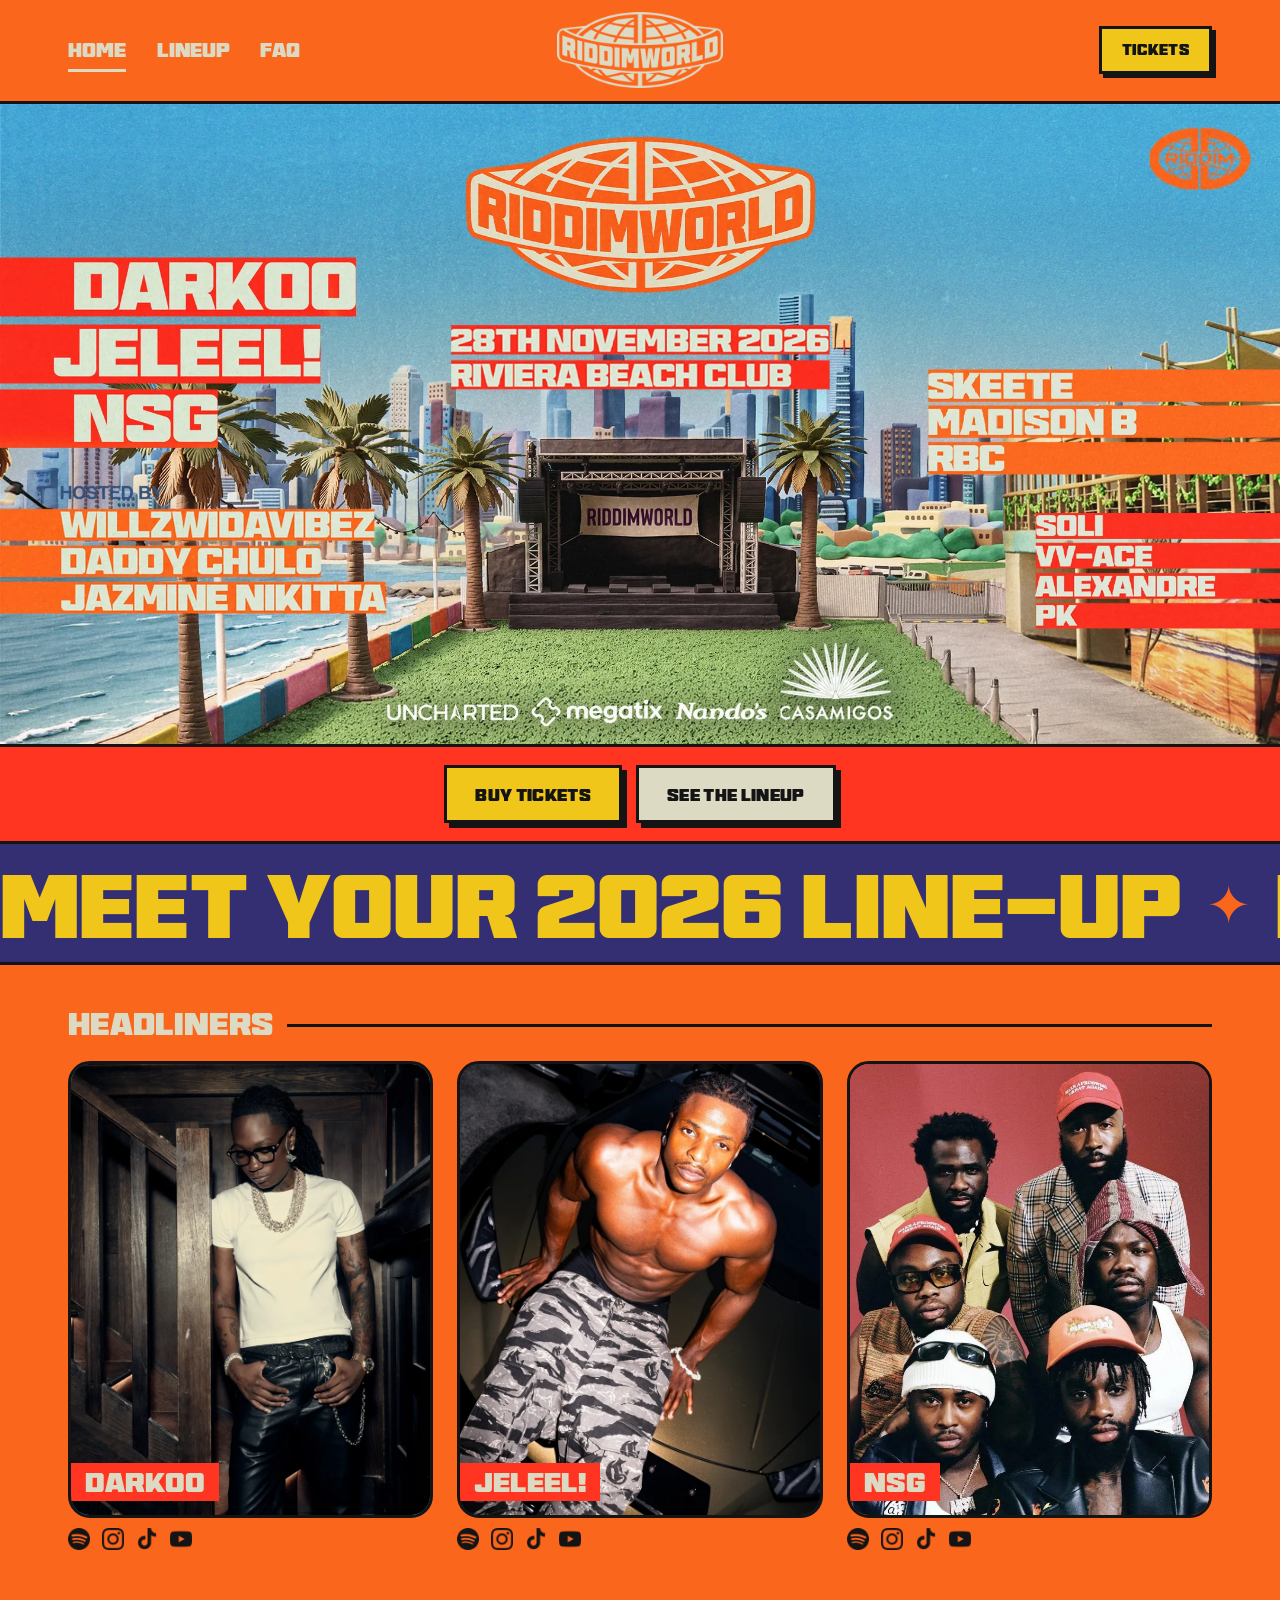
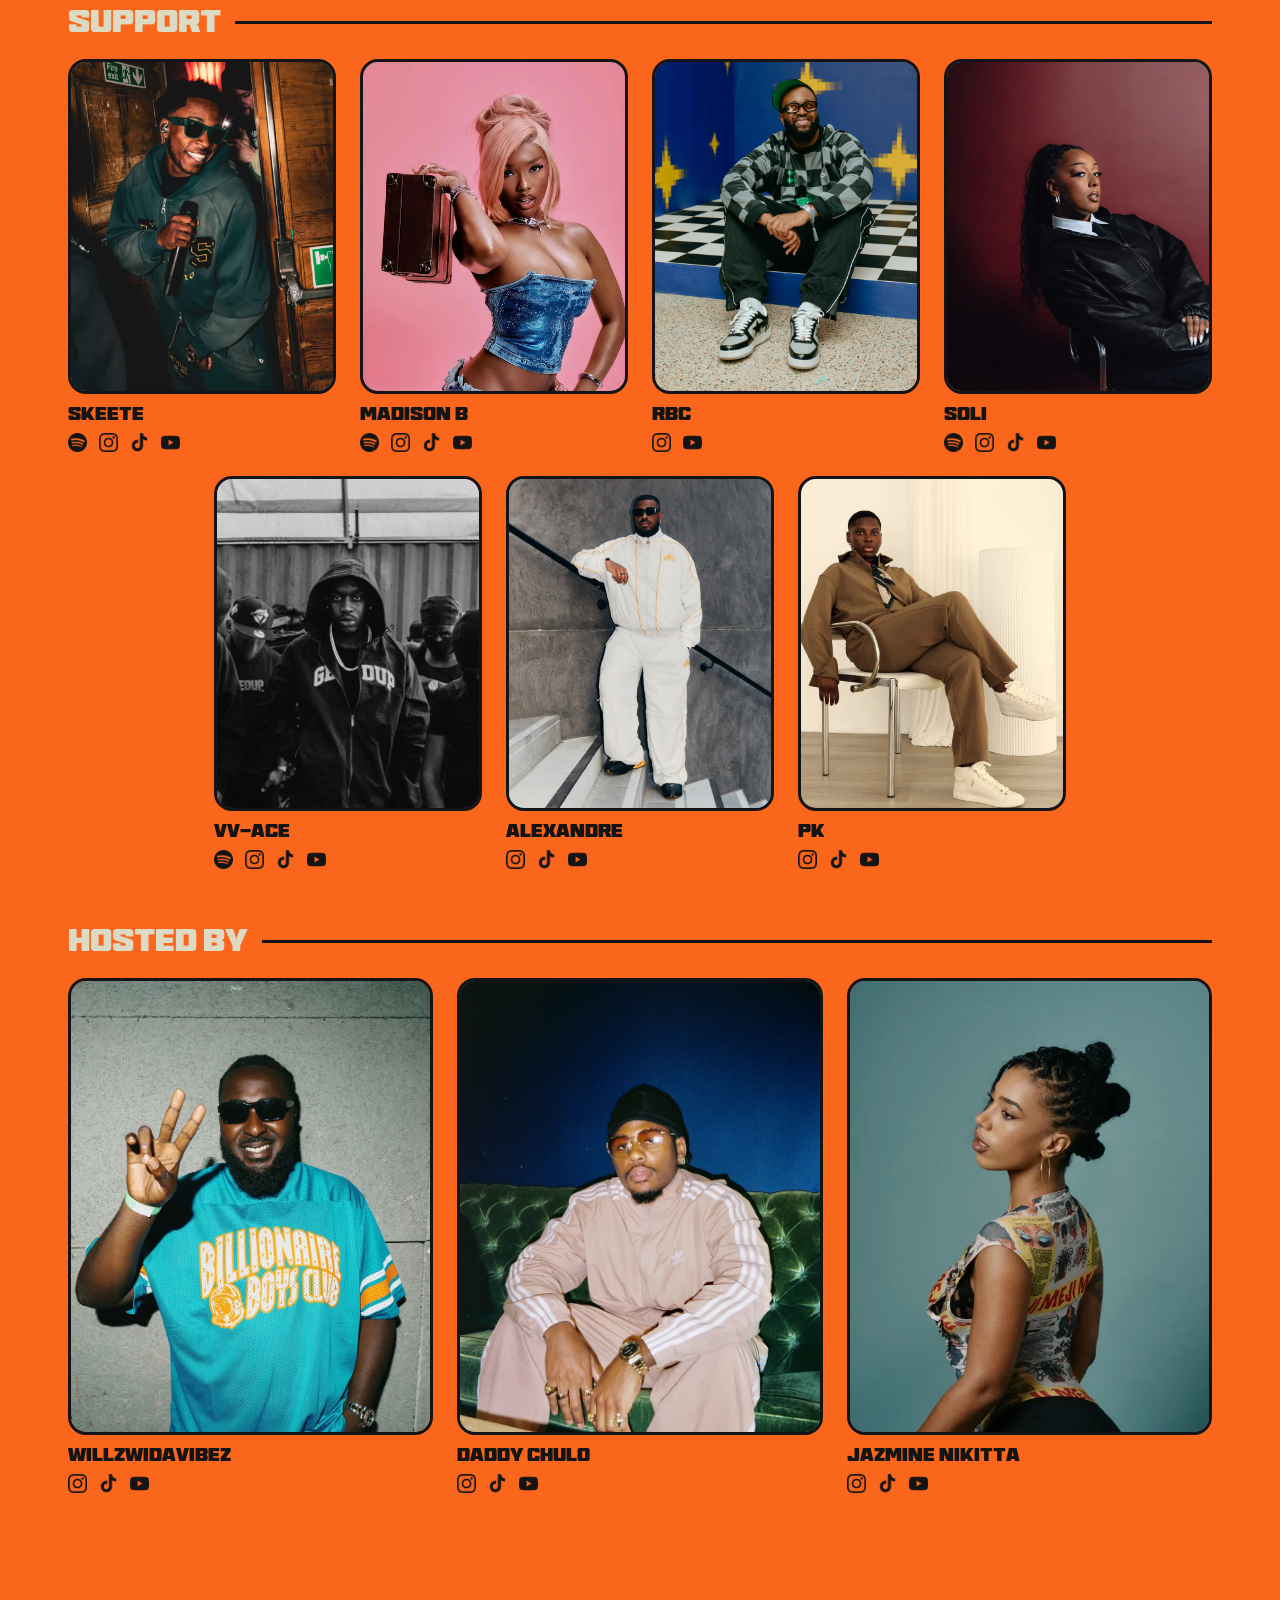
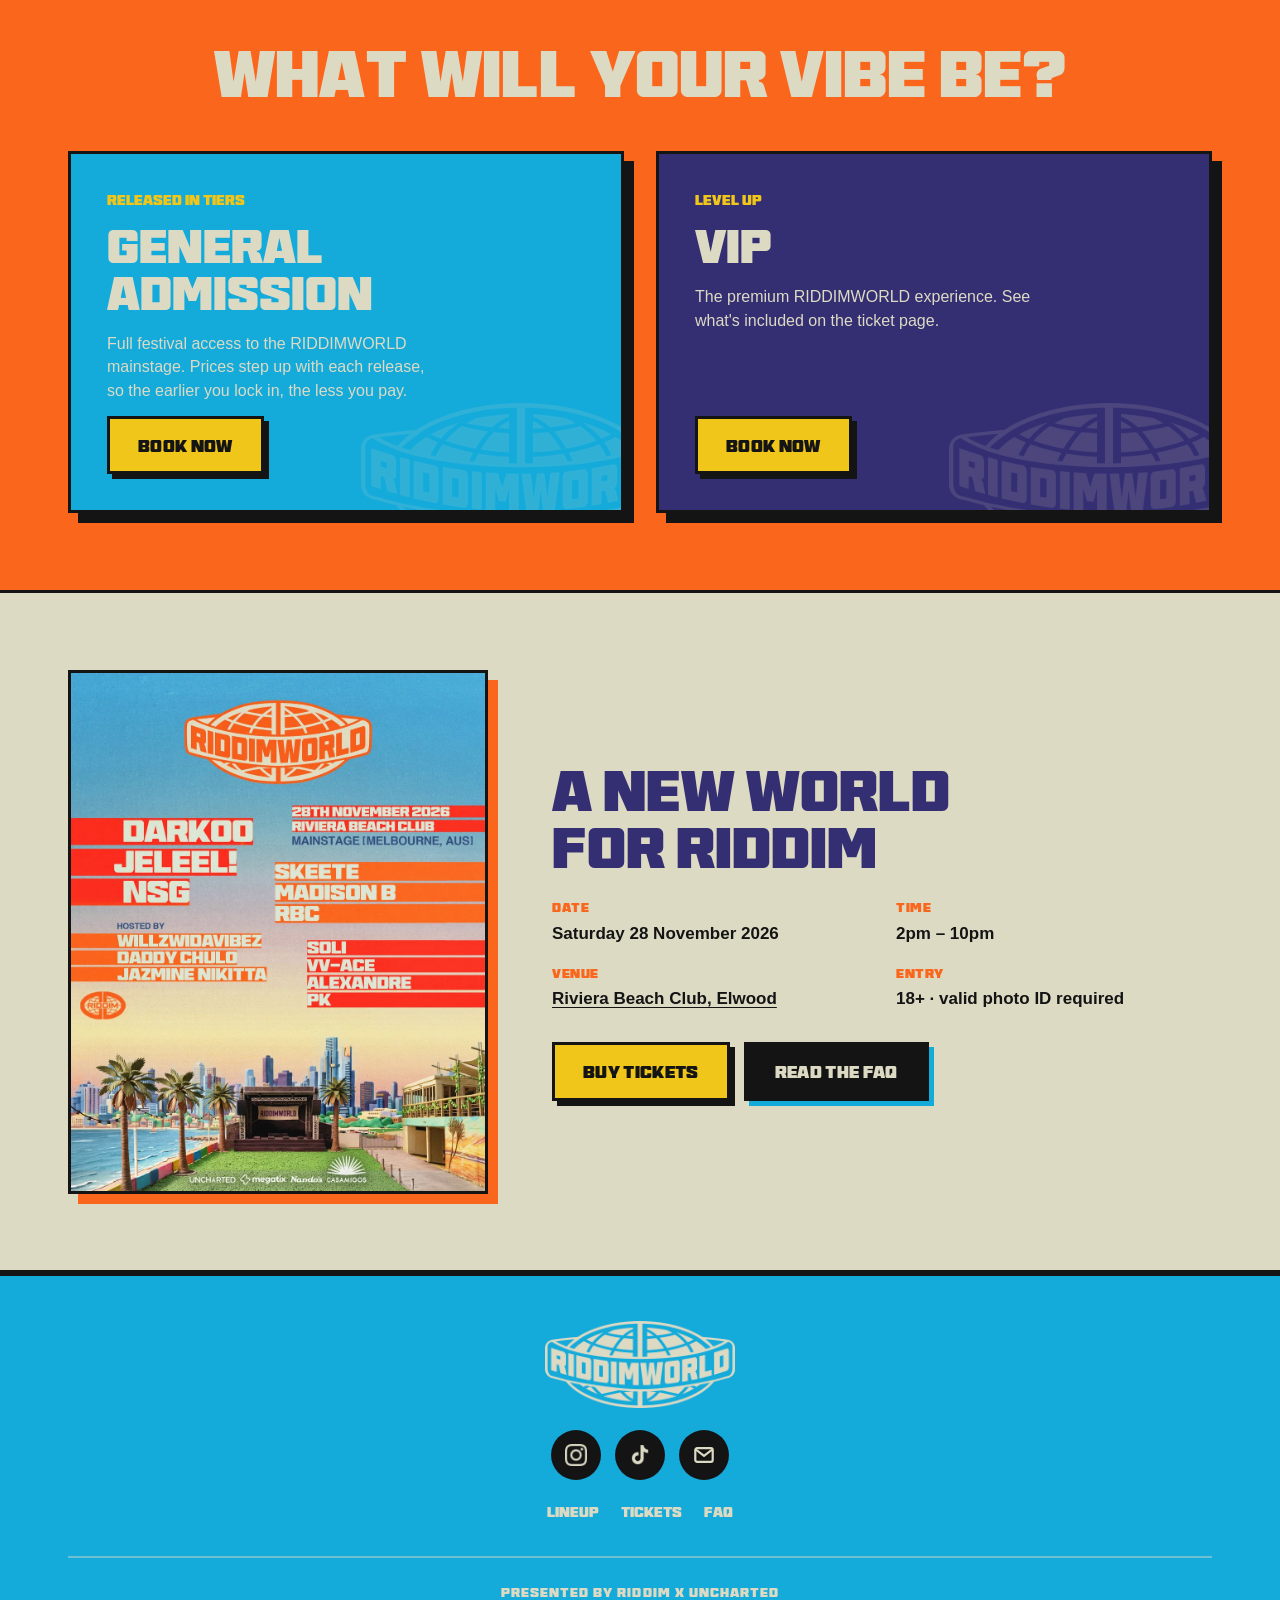
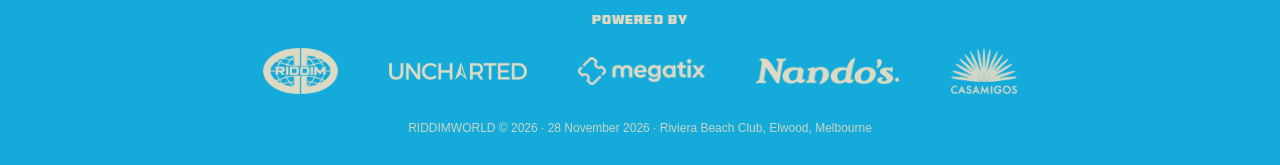
<file: index.html>
<!doctype html>
<html lang="en">
<head>
  <meta charset="utf-8">
  <meta name="viewport" content="width=device-width, initial-scale=1">
  <title>RIDDIMWORLD</title>
  <meta name="description" content="RIDDIMWORLD — the inaugural one-day festival from RIDDIM × Uncharted. Darkoo, Jeleel!, NSG and more. Saturday 28 November 2026, Riviera Beach Club, Melbourne.">
  <meta name="theme-color" content="#fb661d">
  <!-- Social share preview (absolute URLs — update if the site moves to its own domain) -->
  <meta property="og:type" content="website">
  <meta property="og:title" content="RIDDIMWORLD">
  <meta property="og:description" content="RIDDIMWORLD — the inaugural one-day festival from RIDDIM × Uncharted. Darkoo, Jeleel!, NSG and more. Saturday 28 November 2026, Riviera Beach Club, Melbourne.">
  <meta property="og:url" content="https://riddimworld.com.au/">
  <meta property="og:image" content="https://riddimworld.com.au/assets/og-image.jpg">
  <meta name="twitter:card" content="summary_large_image">
  <link rel="icon" type="image/png" href="assets/favicon.png">
  <link rel="apple-touch-icon" href="assets/apple-touch-icon.png">
  <link rel="preload" href="assets/fonts/BTBrikXL.woff" as="font" type="font/woff" crossorigin>
  <link rel="stylesheet" href="styles.css?v=faq3">
</head>
<body>

  <header class="site-header">
    <nav class="nav" aria-label="Main">
      <div class="nav-links">
        <a href="index.html" aria-current="page">Home</a>
        <a href="index.html#lineup">Lineup</a>
        <a href="faq.html">FAQ</a>
      </div>
      <a href="index.html" class="logo mask" aria-label="RIDDIMWORLD home"></a>
      <a href="tickets.html" class="btn nav-cta">Tickets</a>
    </nav>
  </header>

  <main>
    <!-- ===== HERO: landscape key art on desktop, portrait flyer on phones ===== -->
    <section id="home" class="hero">
      <picture>
        <source media="(max-width: 640px)" srcset="assets/flyer.webp">
        <img src="assets/hero-2160.webp" srcset="assets/hero-1200.webp 1200w, assets/hero-2160.webp 2160w" sizes="100vw"
             width="2160" height="1080" fetchpriority="high"
             alt="RIDDIMWORLD 2026 — Darkoo, Jeleel!, NSG, Skeete, Madison B, RBC, Soli, VV-Ace, Alexandre, PK. Hosted by Willzwidavibez, Daddy Chulo and Jazmine Nikitta. 28th November 2026, Riviera Beach Club, Melbourne.">
      </picture>
    </section>

    <div class="hero-bar">
      <div class="wrap">
        <div class="actions">
          <a class="btn" href="tickets.html">Buy Tickets</a>
          <a class="btn ghost" href="#lineup">See the Lineup</a>
        </div>
      </div>
    </div>

    <!-- ===== LINEUP ===== -->
    <section id="lineup" class="lineup" aria-labelledby="lineup-title">
      <h2 id="lineup-title" class="sr-only">The 2026 lineup</h2>
      <div class="marquee" aria-hidden="true">
        <div class="marquee-track"><span>Meet your 2026 line-up</span><span>Meet your 2026 line-up</span><span>Meet your 2026 line-up</span><span>Meet your 2026 line-up</span><span>Meet your 2026 line-up</span><span>Meet your 2026 line-up</span><span>Meet your 2026 line-up</span><span>Meet your 2026 line-up</span></div>
      </div>
      <div class="wrap">
        <!-- Cards are generated from lineup.js -->
        <h3 class="tier-title">Headliners</h3>
        <div class="cards headliners" id="headliners"></div>
        <h3 class="tier-title">Support</h3>
        <div class="cards support" id="support"></div>
        <h3 class="tier-title">Hosted by</h3>
        <div class="cards hosts" id="hosts"></div>
      </div>
    </section>

    <!-- ===== TICKET TYPES ===== -->
    <section class="vibes" aria-labelledby="vibes-title">
      <div class="wrap">
        <h2 id="vibes-title">What will your vibe be?</h2>
        <div class="vibe-grid">
          <article class="vibe">
            <span class="kicker">Released in tiers</span>
            <h3>General Admission</h3>
            <p>Full festival access to the RIDDIMWORLD mainstage. Prices step up with each release, so the earlier you lock in, the less you pay.</p>
            <a class="btn" href="tickets.html">Book now</a>
          </article>
          <article class="vibe vip">
            <span class="kicker">Level up</span>
            <h3>VIP</h3>
            <p>The premium RIDDIMWORLD experience. See what's included on the ticket page.</p>
            <a class="btn" href="tickets.html">Book now</a>
          </article>
        </div>
      </div>
    </section>

    <!-- ===== EVENT INFO ===== -->
    <section id="info" class="info" aria-labelledby="info-title">
      <div class="wrap">
        <img class="info-flyer" src="assets/flyer.webp" width="1000" height="1250" loading="lazy"
             alt="RIDDIMWORLD 2026 official flyer">
        <div>
          <h2 id="info-title">A new world<br>for riddim</h2>
          <ul class="facts">
            <li><span>Date</span>Saturday 28 November 2026</li>
            <li><span>Time</span>2pm – 10pm</li>
            <li><span>Venue</span><a href="https://www.google.com/maps/search/?api=1&amp;query=Riviera+Beach+Club+Elwood+VIC" target="_blank" rel="noopener">Riviera Beach Club, Elwood</a></li>
            <li><span>Entry</span>18+ · valid photo ID required</li>
          </ul>
          <div class="info-actions">
            <a class="btn" href="tickets.html">Buy Tickets</a>
            <a class="btn dark" href="faq.html">Read the FAQ</a>
          </div>
        </div>
      </div>
    </section>
  </main>

  <footer class="site-footer">
    <div class="wrap">
      <div class="footer-top">
        <a href="index.html" class="footer-logo mask" aria-label="RIDDIMWORLD home"></a>
        <div class="follow" aria-label="Follow RIDDIMWORLD">
          <a href="https://www.instagram.com/riddimworld.au" target="_blank" rel="noopener" aria-label="RIDDIMWORLD on Instagram"><span class="mask" style="--src:url(assets/icons/instagram.png)"></span></a>
          <a href="https://www.tiktok.com/@riddimworld.au" target="_blank" rel="noopener" aria-label="RIDDIMWORLD on TikTok"><span class="mask" style="--src:url(assets/icons/tiktok.png)"></span></a>
          <a href="mailto:info@riddim.com.au" aria-label="Email RIDDIMWORLD"><span class="mask" style="--src:url(assets/icons/email.svg)"></span></a>
        </div>
        <nav class="footer-nav" aria-label="Footer">
          <a href="index.html#lineup">Lineup</a>
          <a href="tickets.html">Tickets</a>
          <a href="faq.html">FAQ</a>
        </nav>
      </div>
      <div class="partners">
        <p class="label">Presented by RIDDIM x Uncharted</p>
        <p class="label">Powered by</p>
        <div class="partner-row">
          <span class="mask riddim" style="--src:url(assets/partners/riddim.png)" role="img" aria-label="RIDDIM"></span>
          <span class="mask uncharted" style="--src:url(assets/partners/uncharted.png)" role="img" aria-label="Uncharted"></span>
          <span class="mask megatix" style="--src:url(assets/partners/megatix.png)" role="img" aria-label="Megatix"></span>
          <span class="mask nandos" style="--src:url(assets/partners/nandos.png)" role="img" aria-label="Nando's"></span>
          <span class="mask casamigos" style="--src:url(assets/partners/casamigos.png)" role="img" aria-label="Casamigos"></span>
        </div>
      </div>
      <p class="footer-meta">RIDDIMWORLD © 2026 · 28 November 2026 · Riviera Beach Club, Elwood, Melbourne</p>
    </div>
  </footer>

  <script src="lineup.js"></script>
</body>
</html>
</file>
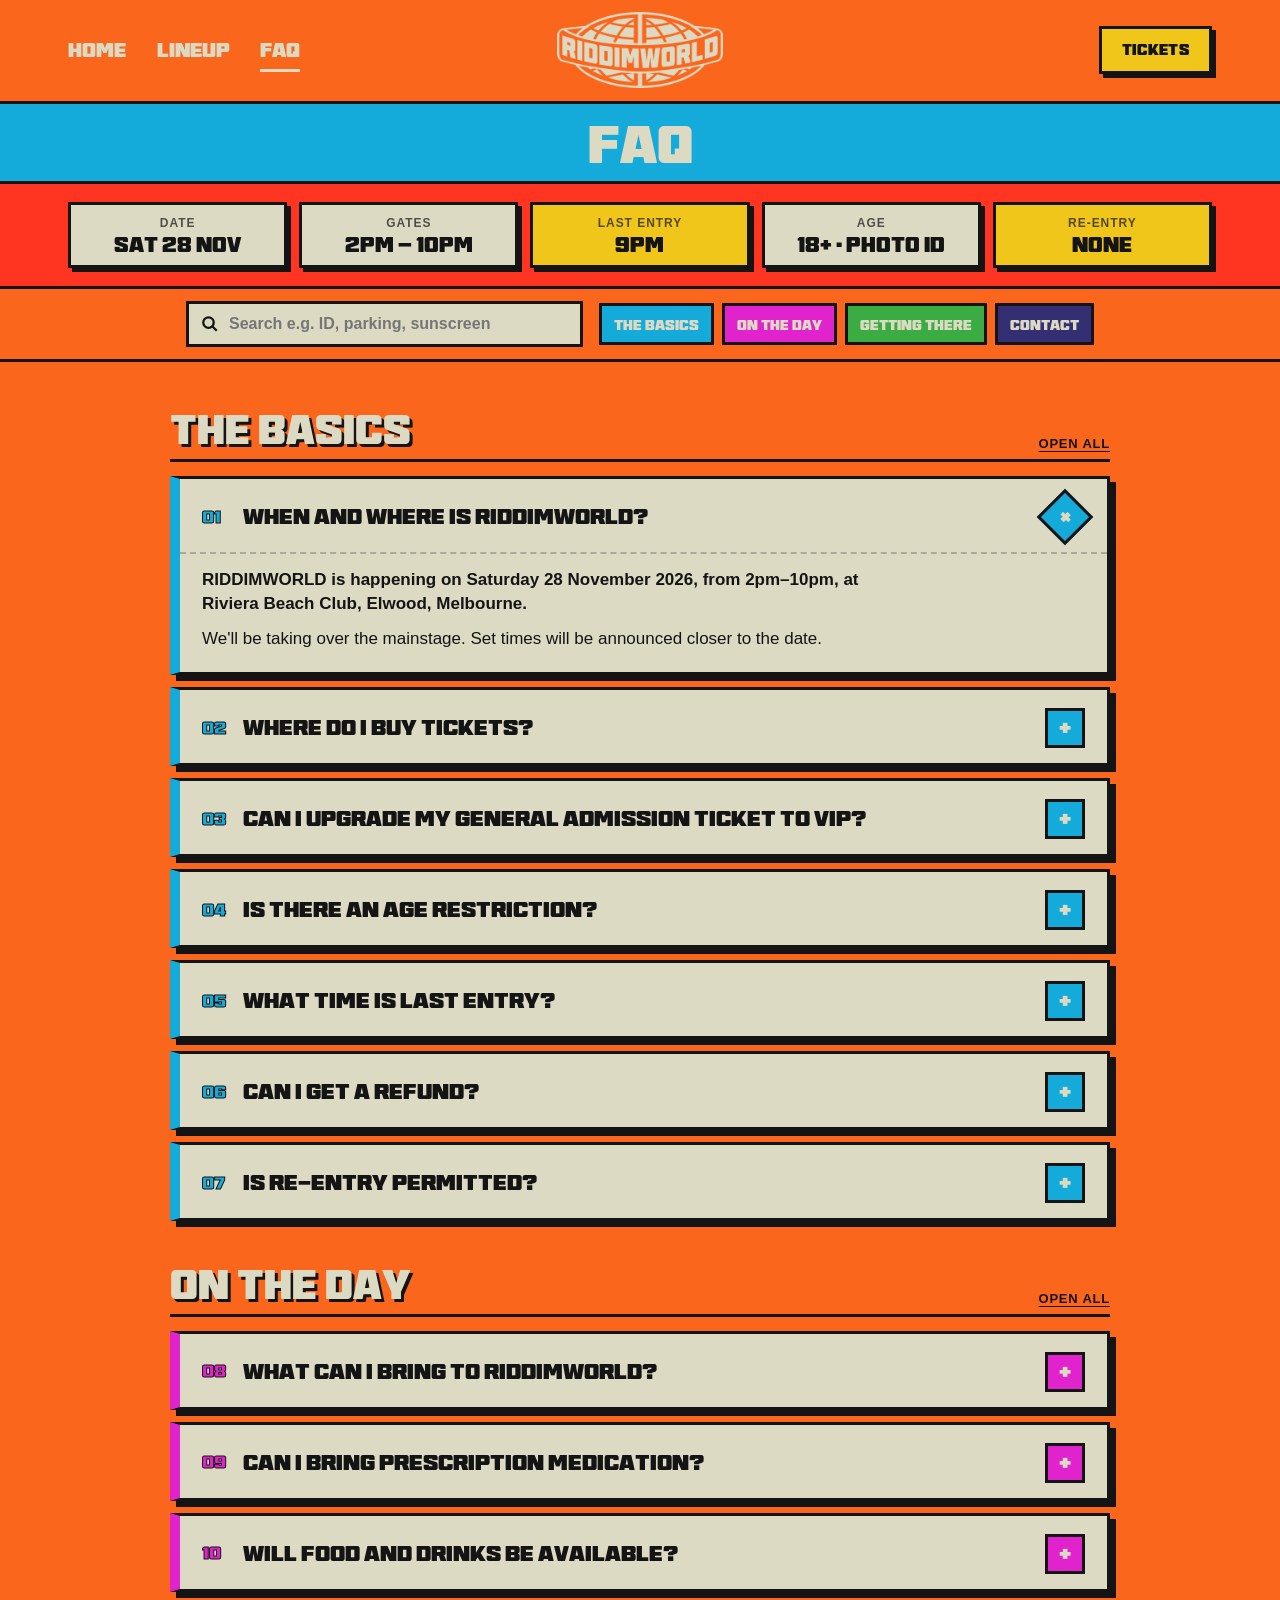
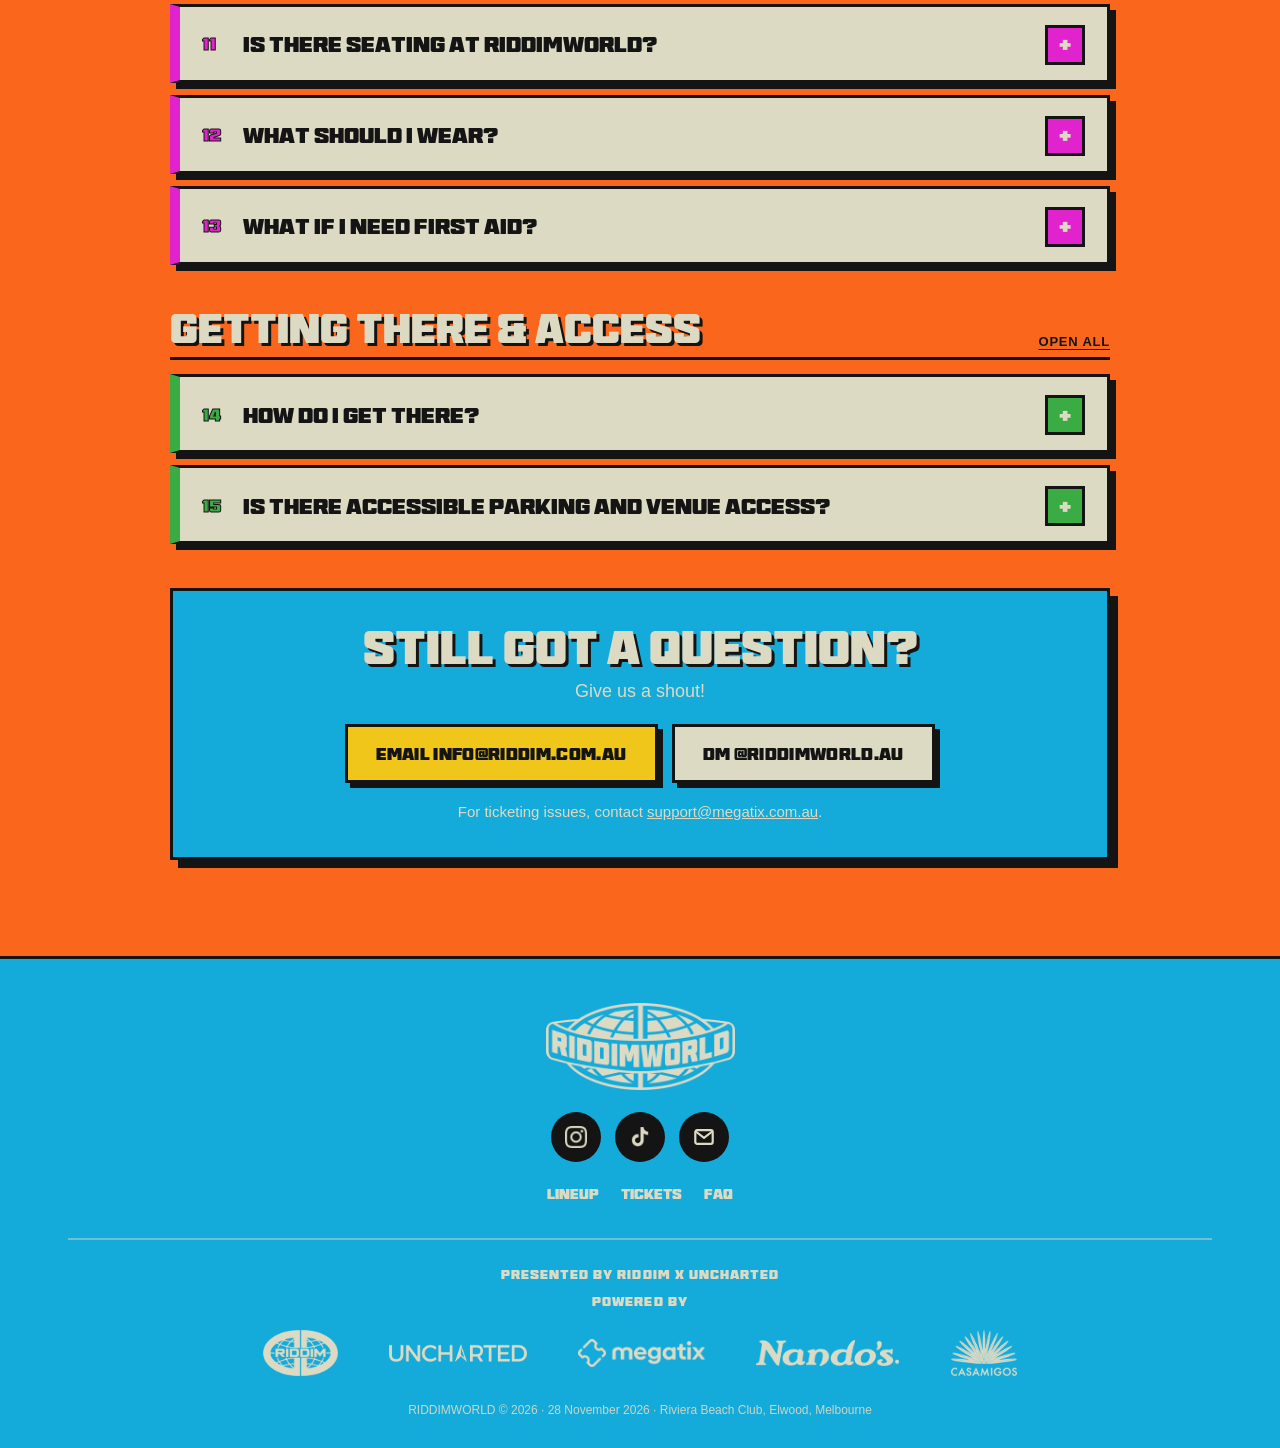
<file: faq.html>
<!doctype html>
<html lang="en">
<head>
  <meta charset="utf-8">
  <meta name="viewport" content="width=device-width, initial-scale=1">
  <title>FAQ · RIDDIMWORLD</title>
  <meta name="description" content="Frequently asked questions for RIDDIMWORLD 2026 at Riviera Beach Club, Melbourne.">
  <meta name="theme-color" content="#fb661d">
  <!-- Social share preview (absolute URLs — update if the site moves to its own domain) -->
  <meta property="og:type" content="website">
  <meta property="og:title" content="FAQ · RIDDIMWORLD">
  <meta property="og:description" content="Frequently asked questions for RIDDIMWORLD 2026 at Riviera Beach Club, Melbourne.">
  <meta property="og:url" content="https://riddimworld.com.au/faq.html">
  <meta property="og:image" content="https://riddimworld.com.au/assets/og-image.jpg">
  <meta name="twitter:card" content="summary_large_image">
  <link rel="icon" type="image/png" href="assets/favicon.png">
  <link rel="apple-touch-icon" href="assets/apple-touch-icon.png">
  <link rel="preload" href="assets/fonts/BTBrikXL.woff" as="font" type="font/woff" crossorigin>
  <link rel="stylesheet" href="styles.css?v=faq3">
</head>
<body>

  <header class="site-header">
    <nav class="nav" aria-label="Main">
      <div class="nav-links">
        <a href="index.html">Home</a>
        <a href="index.html#lineup">Lineup</a>
        <a href="faq.html" aria-current="page">FAQ</a>
      </div>
      <a href="index.html" class="logo mask" aria-label="RIDDIMWORLD home"></a>
      <a href="tickets.html" class="btn nav-cta">Tickets</a>
    </nav>
  </header>

  <main>
    <h1 class="band">FAQ</h1>

    <!-- 1. At-a-glance strip: the answers most people come for, before they even open a question -->
    <section class="fx-glance" aria-label="Key details">
      <div class="wrap fx-glance-row">
        <div class="fx-fact"><span>Date</span><b>Sat 28 Nov</b></div>
        <div class="fx-fact"><span>Gates</span><b>2pm – 10pm</b></div>
        <div class="fx-fact hot"><span>Last entry</span><b>9pm</b></div>
        <div class="fx-fact"><span>Age</span><b>18+ · Photo ID</b></div>
        <div class="fx-fact hot"><span>Re-entry</span><b>None</b></div>
      </div>
    </section>

    <!-- 2. Sticky search + category jump bar -->
    <div class="fx-tools">
      <div class="wrap fx-tools-row">
        <label class="fx-search">
          <span class="sr-only">Search the FAQ</span>
          <input id="fx-q" type="search" placeholder="Search e.g. ID, parking, sunscreen" autocomplete="off">
        </label>
        <nav class="fx-chips" aria-label="FAQ sections">
          <a href="#basics" style="--c:var(--aqua)">The Basics</a>
          <a href="#on-the-day" style="--c:var(--magenta)">On the Day</a>
          <a href="#getting-there" style="--c:var(--green)">Getting There</a>
          <a href="#contact" style="--c:var(--navy)">Contact</a>
        </nav>
      </div>
    </div>

    <section class="faq fx">
      <div class="wrap">

        <!-- ===== THE BASICS ===== -->
        <div class="fx-group" id="basics" style="--c:var(--aqua)">
          <div class="fx-group-head"><h2>The Basics</h2><button class="fx-toggle" type="button">Open all</button></div>
          <div class="faq-list">
            <details class="faq-item" open>
              <summary><i>01</i>When and where is RIDDIMWORLD?</summary>
              <div class="answer"><p><strong>RIDDIMWORLD is happening on Saturday 28 November 2026, from 2pm–10pm, at Riviera Beach Club, Elwood, Melbourne.</strong></p><p>We'll be taking over the mainstage. Set times will be announced closer to the date.</p></div>
            </details>
            <details class="faq-item">
              <summary><i>02</i>Where do I buy tickets?</summary>
              <div class="answer"><p>All tickets are available online only through our <a href="tickets.html"><u>tickets page</u></a>, powered by Megatix.</p><p>Tickets will remain on sale until the event sells out. <strong>There will be no tickets available at the door.</strong></p><p>Avoid third-party resellers. We can't guarantee tickets purchased elsewhere.</p><p class="fx-inline-cta"><a class="btn" href="tickets.html">Buy Tickets</a></p></div>
            </details>
            <details class="faq-item">
              <summary><i>03</i>Can I upgrade my General Admission ticket to VIP?</summary>
              <div class="answer"><p>Yes! You can upgrade your existing General Admission ticket to VIP through the Megatix platform.</p><p>Simply create an account or log in using the email address you used to purchase your tickets. You should then be able to access your order and upgrade your tickets.</p><p>Upgrades are available until VIP tickets sell out.</p></div>
            </details>
            <details class="faq-item">
              <summary><i>04</i>Is there an age restriction?</summary>
              <div class="answer"><p>Yes, RIDDIMWORLD is strictly 18+.</p><p>You'll need to bring valid physical photo ID. Accepted ID includes an Australian or international driver's licence, learner permit, passport or state/territory proof of age card.</p><p class="fx-callout"><strong>No ID, no entry.</strong></p></div>
            </details>
            <details class="faq-item">
              <summary><i>05</i>What time is last entry?</summary>
              <div class="answer"><p><strong>Last entry is 9pm.</strong> Make sure you arrive before then!</p></div>
            </details>
            <details class="faq-item">
              <summary><i>06</i>Can I get a refund?</summary>
              <div class="answer"><p>All ticket sales are final. Refunds won't be provided for change of mind or inability to attend.</p><p>Refunds may be available if you selected Refundable Ticket Protection at checkout, subject to XCover's terms and conditions.</p><p>If you didn't purchase this protection, refunds will only be provided where required under Australian Consumer Law or in the event of a cancellation or other circumstances where a refund is required by law.</p><p>For more information, please refer to your XCover policy.</p></div>
            </details>
            <details class="faq-item">
              <summary><i>07</i>Is re-entry permitted?</summary>
              <div class="answer"><p>No. RIDDIMWORLD has a strict no re-entry policy. Once you leave the festival, you won't be able to come back in, so plan accordingly.</p></div>
            </details>
          </div>
        </div>

        <!-- ===== ON THE DAY ===== -->
        <div class="fx-group" id="on-the-day" style="--c:var(--magenta)">
          <div class="fx-group-head"><h2>On the Day</h2><button class="fx-toggle" type="button">Open all</button></div>
          <div class="faq-list">
            <details class="faq-item">
              <summary><i>08</i>What can I bring to RIDDIMWORLD?</summary>
              <div class="answer">
                <p>A few things to keep in mind before heading down:</p>
                <div class="fx-split">
                  <div class="fx-box yes">
                    <h4>Allowed</h4>
                    <ul><li>Empty water bottles are allowed.</li><li>Sunscreen lotion is allowed.</li><li>Mobile phones and GoPros are allowed.</li></ul>
                  </div>
                  <div class="fx-box no">
                    <h4>The following items are not permitted</h4>
                    <ul><li>Alcohol or drinks purchased outside the venue</li><li>Illegal drugs or prohibited substances</li><li>Weapons or dangerous items, including knives, laser pointers and selfie sticks</li><li>Glass bottles or containers</li><li>Large bags, suitcases or oversized backpacks</li><li>Umbrellas, portable seating, tables, eskies, tents or sun shelters</li><li>Flags, poles, signage, promotional materials or political messaging</li><li>Professional cameras or recording equipment without prior approval</li><li>Drones</li><li>Flares, fireworks, smoke bombs, confetti or streamers</li><li>Bikes, skateboards, scooters and other personal transport devices</li><li>Animals, excluding authorised guide dogs</li></ul>
                  </div>
                </div>
                <p>All attendees will be subject to security screening. Security may also prohibit additional items where considered necessary.</p>
              </div>
            </details>
            <details class="faq-item">
              <summary><i>09</i>Can I bring prescription medication?</summary>
              <div class="answer"><p>Yes, but it must be in its original packaging, with the pharmacy label clearly showing your name.</p><p>Please only bring the amount you need for the duration of the event. Medication that doesn't meet these requirements may not be permitted inside.</p></div>
            </details>
            <details class="faq-item">
              <summary><i>10</i>Will food and drinks be available?</summary>
              <div class="answer"><p>Yes! Food and beverage options will be available throughout the venue.</p></div>
            </details>
            <details class="faq-item">
              <summary><i>11</i>Is there seating at RIDDIMWORLD?</summary>
              <div class="answer"><p>RIDDIMWORLD is a standing-only festival, with no reserved or dedicated seating in the General Admission areas.</p><p>Please note that portable chairs and other seating are not permitted inside the venue.</p></div>
            </details>
            <details class="faq-item">
              <summary><i>12</i>What should I wear?</summary>
              <div class="answer"><p>RIDDIMWORLD is an outdoor festival, so come dressed for a day in the sun!</p><p>We recommend festival fits, breathable clothing and comfortable footwear like sneakers. You'll be on your feet dancing throughout the day.</p></div>
            </details>
            <details class="faq-item">
              <summary><i>13</i>What if I need first aid?</summary>
              <div class="answer"><p>First responders will be onsite throughout the festival. Any security staff member can direct you to First Aid if needed.</p></div>
            </details>
          </div>
        </div>

        <!-- ===== GETTING THERE & ACCESS ===== -->
        <div class="fx-group" id="getting-there" style="--c:var(--green)">
          <div class="fx-group-head"><h2>Getting There &amp; Access</h2><button class="fx-toggle" type="button">Open all</button></div>
          <div class="faq-list">
            <details class="faq-item">
              <summary><i>14</i>How do I get there?</summary>
              <div class="answer">
                <p>RIDDIMWORLD is taking place at Riviera Beach Club, <a href="https://www.google.com/maps/search/?api=1&amp;query=42B+Marine+Parade+Elwood+VIC+3184" target="_blank" rel="noopener"><u>42B Marine Parade, Elwood VIC 3184</u></a>.</p>
                <div class="fx-cards">
                  <div class="fx-card">
                    <h4>Public Transport</h4>
                    <p>We recommend catching public transport where possible.</p>
                    <ul><li><strong>Tram 16:</strong> Get off at Luna Park / The Esplanade (Stop 138), then walk approximately 15 minutes to the venue.</li><li><strong>Trams 96 and 12:</strong> Travel to St Kilda, then walk approximately 15 minutes to the marina.</li></ul>
                    <p>Plan your journey using the <a href="https://www.ptv.vic.gov.au/" target="_blank" rel="noopener"><u>PTV website</u></a>.</p>
                  </div>
                  <div class="fx-card">
                    <h4>Rideshare &amp; Drop-off</h4>
                    <p>Uber and taxis are recommended. The surrounding roads can get busy, so allow extra time.</p>
                    <p>For a smoother drop-off, the venue recommends using Dickens Street and walking across at the pedestrian lights. Please avoid stopping directly on Marine Parade.</p>
                    <p>We'll share any additional event-day rideshare instructions closer to the date.</p>
                  </div>
                  <div class="fx-card">
                    <h4>Parking</h4>
                    <p>Parking around Elwood and St Kilda is very limited. There is no general public parking within the marina complex, so we recommend using public transport or rideshare.</p>
                  </div>
                </div>
                <p class="fx-inline-cta"><a class="btn ghost" href="https://www.google.com/maps/dir/?api=1&amp;destination=42B+Marine+Parade+Elwood+VIC+3184" target="_blank" rel="noopener">Get directions</a></p>
              </div>
            </details>
            <details class="faq-item">
              <summary><i>15</i>Is there accessible parking and venue access?</summary>
              <div class="answer"><p>The event grounds are wheelchair accessible, with a mix of grass and concrete areas. Please keep in mind that the grass may become soft or muddy if it rains.</p><p>Accessible parking must be arranged directly with Riviera Beach Club in advance. It cannot be organised on event day. Please contact <a href="mailto:info@rivierabeachclub.com.au"><u>info@rivierabeachclub.com.au</u></a> to make arrangements.</p><p>A dedicated accessible toilet is located to the right of the mainstage.</p><p>Companion Card holders are entitled to an additional ticket for their carer. Please bring your Companion Card alongside your event ticket.</p><p>Please note that the VIP area is located upstairs and accessed via stairs.</p></div>
            </details>
          </div>
        </div>

        <p class="fx-empty" hidden>No matches. Try another word, or ask us below.</p>

        <!-- ===== CONTACT (was question 15, now a panel) ===== -->
        <div class="fx-contact" id="contact">
          <h2>Still got a question?</h2>
          <p>Give us a shout!</p>
          <div class="fx-contact-row">
            <a class="btn" href="mailto:info@riddim.com.au">Email info@riddim.com.au</a>
            <a class="btn ghost" href="https://www.instagram.com/riddimworld.au" target="_blank" rel="noopener">DM @riddimworld.au</a>
          </div>
          <p class="fx-small">For ticketing issues, contact <a href="mailto:support@megatix.com.au"><u>support@megatix.com.au</u></a>.</p>
        </div>

      </div>
    </section>
  </main>

  <footer class="site-footer">
    <div class="wrap">
      <div class="footer-top">
        <a href="index.html" class="footer-logo mask" aria-label="RIDDIMWORLD home"></a>
        <div class="follow" aria-label="Follow RIDDIMWORLD">
          <a href="https://www.instagram.com/riddimworld.au" target="_blank" rel="noopener" aria-label="RIDDIMWORLD on Instagram"><span class="mask" style="--src:url(assets/icons/instagram.png)"></span></a>
          <a href="https://www.tiktok.com/@riddimworld.au" target="_blank" rel="noopener" aria-label="RIDDIMWORLD on TikTok"><span class="mask" style="--src:url(assets/icons/tiktok.png)"></span></a>
          <a href="mailto:info@riddim.com.au" aria-label="Email RIDDIMWORLD"><span class="mask" style="--src:url(assets/icons/email.svg)"></span></a>
        </div>
        <nav class="footer-nav" aria-label="Footer">
          <a href="index.html#lineup">Lineup</a>
          <a href="tickets.html">Tickets</a>
          <a href="faq.html">FAQ</a>
        </nav>
      </div>
      <div class="partners">
        <p class="label">Presented by RIDDIM x Uncharted</p>
        <p class="label">Powered by</p>
        <div class="partner-row">
          <span class="mask riddim" style="--src:url(assets/partners/riddim.png)" role="img" aria-label="RIDDIM"></span>
          <span class="mask uncharted" style="--src:url(assets/partners/uncharted.png)" role="img" aria-label="Uncharted"></span>
          <span class="mask megatix" style="--src:url(assets/partners/megatix.png)" role="img" aria-label="Megatix"></span>
          <span class="mask nandos" style="--src:url(assets/partners/nandos.png)" role="img" aria-label="Nando's"></span>
          <span class="mask casamigos" style="--src:url(assets/partners/casamigos.png)" role="img" aria-label="Casamigos"></span>
        </div>
      </div>
      <p class="footer-meta">RIDDIMWORLD © 2026 · 28 November 2026 · Riviera Beach Club, Elwood, Melbourne</p>
    </div>
  </footer>
  <script src="faq.js"></script>
</body>
</html>
</file>
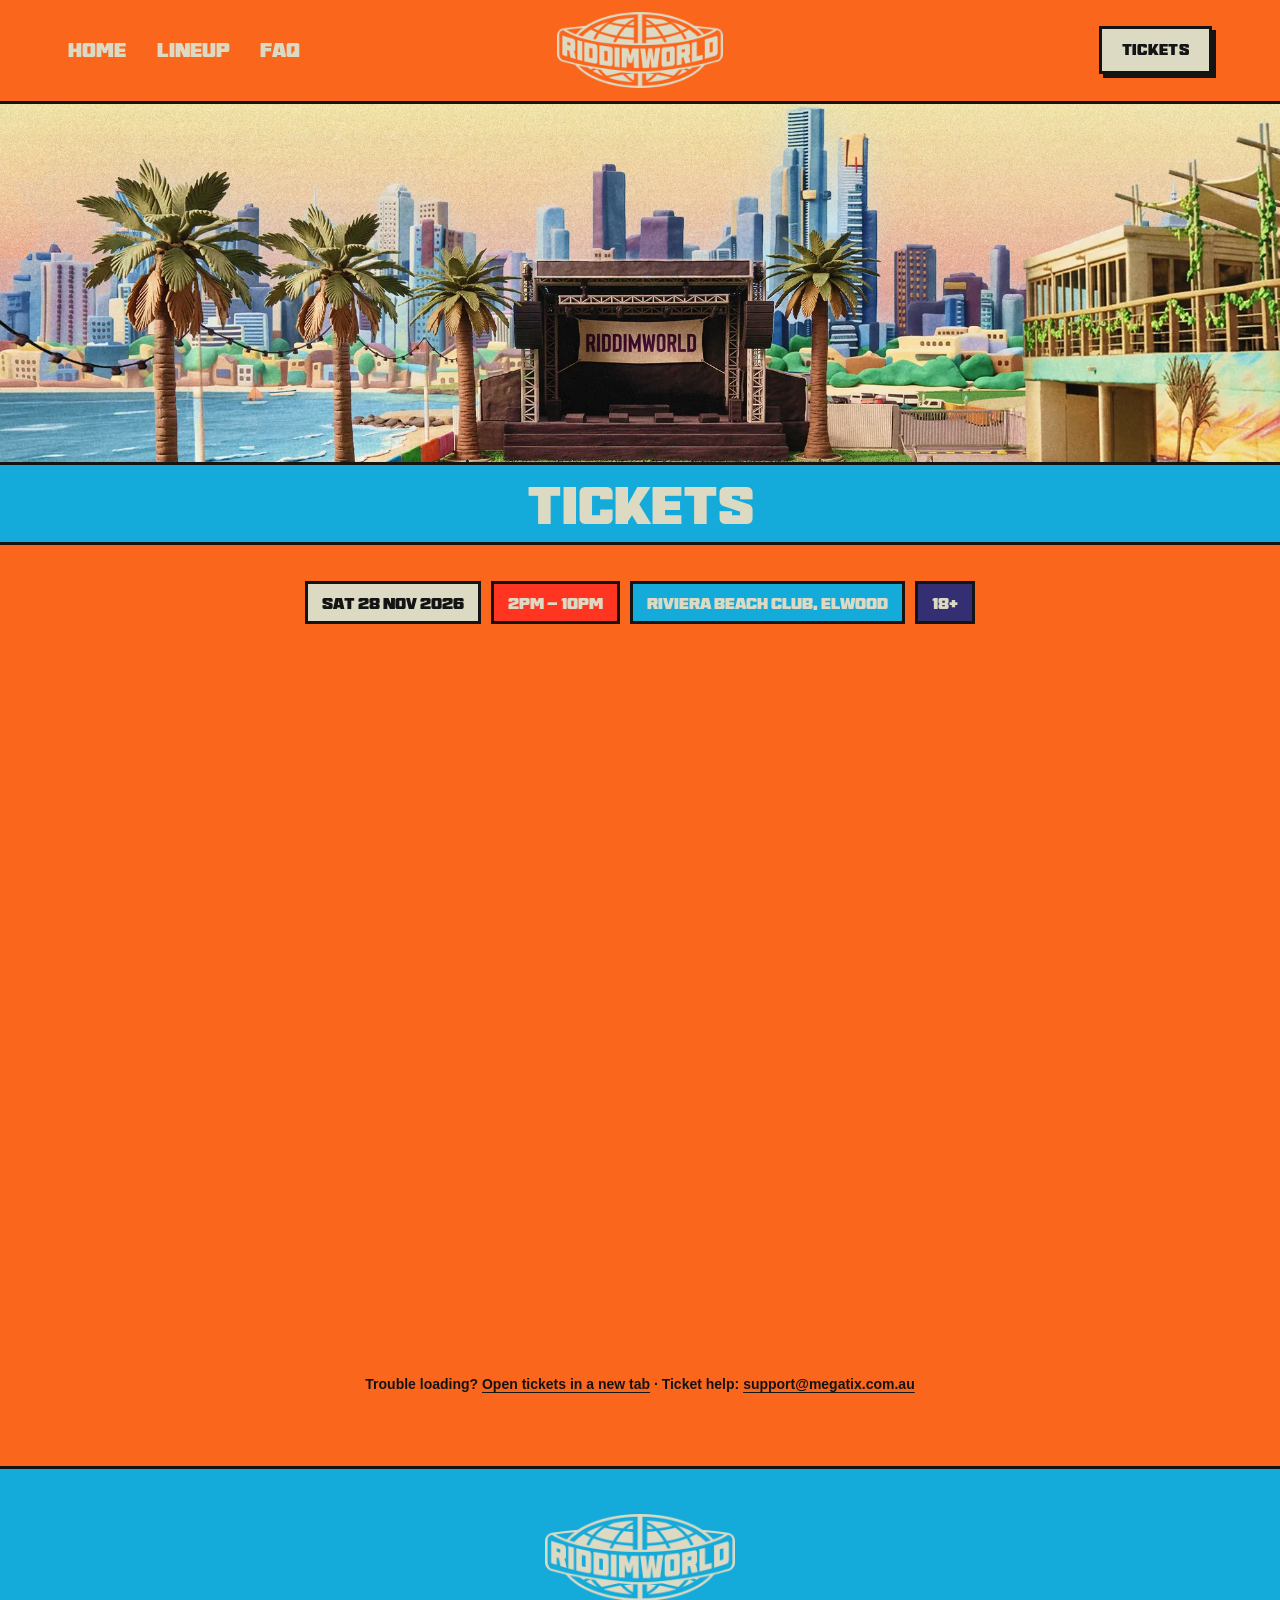
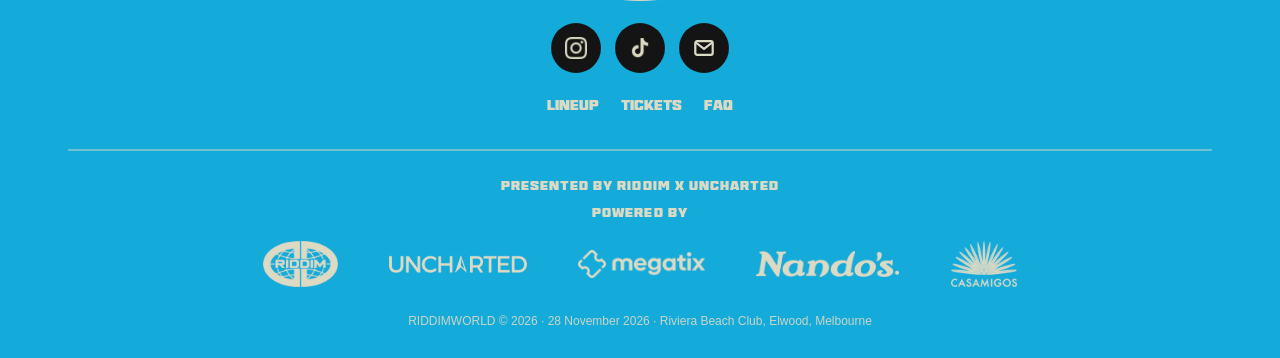
<file: tickets.html>
<!doctype html>
<html lang="en">
<head>
  <meta charset="utf-8">
  <meta name="viewport" content="width=device-width, initial-scale=1">
  <title>Tickets · RIDDIMWORLD</title>
  <meta name="description" content="Buy tickets for RIDDIMWORLD 2026 — Saturday 28 November, Riviera Beach Club, Melbourne. General Admission and VIP.">
  <meta name="theme-color" content="#fb661d">
  <!-- Social share preview (absolute URLs — update if the site moves to its own domain) -->
  <meta property="og:type" content="website">
  <meta property="og:title" content="Tickets · RIDDIMWORLD">
  <meta property="og:description" content="Buy tickets for RIDDIMWORLD 2026 — Saturday 28 November, Riviera Beach Club, Melbourne. General Admission and VIP.">
  <meta property="og:url" content="https://riddimworld.com.au/tickets.html">
  <meta property="og:image" content="https://riddimworld.com.au/assets/og-image.jpg">
  <meta name="twitter:card" content="summary_large_image">
  <link rel="icon" type="image/png" href="assets/favicon.png">
  <link rel="apple-touch-icon" href="assets/apple-touch-icon.png">
  <link rel="preload" href="assets/fonts/BTBrikXL.woff" as="font" type="font/woff" crossorigin>
  <link rel="stylesheet" href="styles.css?v=faq3">
</head>
<body>

  <header class="site-header">
    <nav class="nav" aria-label="Main">
      <div class="nav-links">
        <a href="index.html">Home</a>
        <a href="index.html#lineup">Lineup</a>
        <a href="faq.html">FAQ</a>
      </div>
      <a href="index.html" class="logo mask" aria-label="RIDDIMWORLD home"></a>
      <a href="tickets.html" class="btn nav-cta" aria-current="page">Tickets</a>
    </nav>
  </header>

  <main>
    <div class="ticket-banner" role="img" aria-label="RIDDIMWORLD mainstage key art"></div>
    <h1 class="band">Tickets</h1>

    <section class="tickets">
      <div class="wrap">
        <div class="chips">
          <span class="chip">Sat 28 Nov 2026</span>
          <span class="chip">2pm – 10pm</span>
          <span class="chip">Riviera Beach Club, Elwood</span>
          <span class="chip">18+</span>
        </div>
        <div class="ticket-embed">
          <!-- Megatix white-label checkout, embedded inline (the same page their pop-up widget loads) -->
          <iframe id="megatix-frame" src="https://megatix.com.au/white-label/riddimworld2026"
                  title="Buy RIDDIMWORLD 2026 tickets" allow="payment" allowpaymentrequest></iframe>
        </div>
        <p class="ticket-note">Trouble loading? <a href="https://megatix.com.au/white-label/riddimworld2026" target="_blank" rel="noopener">Open tickets in a new tab</a> · Ticket help: <a href="mailto:support@megatix.com.au">support@megatix.com.au</a></p>
      </div>
    </section>
  </main>

  <footer class="site-footer">
    <div class="wrap">
      <div class="footer-top">
        <a href="index.html" class="footer-logo mask" aria-label="RIDDIMWORLD home"></a>
        <div class="follow" aria-label="Follow RIDDIMWORLD">
          <a href="https://www.instagram.com/riddimworld.au" target="_blank" rel="noopener" aria-label="RIDDIMWORLD on Instagram"><span class="mask" style="--src:url(assets/icons/instagram.png)"></span></a>
          <a href="https://www.tiktok.com/@riddimworld.au" target="_blank" rel="noopener" aria-label="RIDDIMWORLD on TikTok"><span class="mask" style="--src:url(assets/icons/tiktok.png)"></span></a>
          <a href="mailto:info@riddim.com.au" aria-label="Email RIDDIMWORLD"><span class="mask" style="--src:url(assets/icons/email.svg)"></span></a>
        </div>
        <nav class="footer-nav" aria-label="Footer">
          <a href="index.html#lineup">Lineup</a>
          <a href="tickets.html">Tickets</a>
          <a href="faq.html">FAQ</a>
        </nav>
      </div>
      <div class="partners">
        <p class="label">Presented by RIDDIM x Uncharted</p>
        <p class="label">Powered by</p>
        <div class="partner-row">
          <span class="mask riddim" style="--src:url(assets/partners/riddim.png)" role="img" aria-label="RIDDIM"></span>
          <span class="mask uncharted" style="--src:url(assets/partners/uncharted.png)" role="img" aria-label="Uncharted"></span>
          <span class="mask megatix" style="--src:url(assets/partners/megatix.png)" role="img" aria-label="Megatix"></span>
          <span class="mask nandos" style="--src:url(assets/partners/nandos.png)" role="img" aria-label="Nando's"></span>
          <span class="mask casamigos" style="--src:url(assets/partners/casamigos.png)" role="img" aria-label="Casamigos"></span>
        </div>
      </div>
      <p class="footer-meta">RIDDIMWORLD © 2026 · 28 November 2026 · Riviera Beach Club, Elwood, Melbourne</p>
    </div>
  </footer>

  <script>
    // The Megatix page talks to its parent via postMessage (same protocol as their pop-up widget).
    window.addEventListener("message", (e) => {
      if (e.origin !== "https://megatix.com.au") return;
      const frame = document.getElementById("megatix-frame");
      if (e.data === "closed") frame.src = frame.src;                      // "close" inside checkout -> reset to ticket list
      else if (e.data && e.data.href) window.location.href = e.data.href;  // e.g. order confirmation redirect
    });
  </script>
</body>
</html>
</file>
<file: styles.css>
/* =====================================================================
   RIDDIMWORLD 2026 — shared styles
   Colours + type follow "RIDDIMWORLD Branding Guidelines V1.0"
   ===================================================================== */

@font-face {
  font-family: "BT Brik XL";
  src: url("assets/fonts/BTBrikXL.woff") format("woff");
  font-display: swap;
}

:root {
  /* Primary */
  --cream: #dddac4;
  --tangerine: #fb661d;
  --inferno: #ff3421;
  --aqua: #14aada;
  /* Secondary */
  --yellow: #f0c61a;
  --green: #3bab43;
  --navy: #342e72;
  --magenta: #e123cd;

  --ink: #141414;
  --display: "BT Brik XL", "Arial Black", Impact, sans-serif;            /* Headline */
  --sans: "Helvetica Neue", Helvetica, Arial, sans-serif;                /* Secondary + body */
  --gutter: clamp(16px, 4vw, 48px);
  --max: 1240px;
}

* { box-sizing: border-box; margin: 0; padding: 0; }
html { scroll-behavior: smooth; scroll-padding-top: 90px; }
body {
  min-height: 100vh; display: flex; flex-direction: column;
  background: var(--tangerine); color: var(--ink);
  font-family: var(--sans); font-weight: 500; line-height: 1.45;
  -webkit-font-smoothing: antialiased;
}
main { flex: 1; }
a { color: inherit; text-decoration: none; }
img { display: block; max-width: 100%; height: auto; }
h1, h2, h3, .display { font-family: var(--display); font-weight: 400; text-transform: uppercase; line-height: 1.02; }
.wrap { max-width: var(--max); margin: 0 auto; padding: 0 var(--gutter); }
.sr-only { position: absolute; width: 1px; height: 1px; overflow: hidden; clip: rect(0 0 0 0); white-space: nowrap; }

/* Single-colour brand marks: the PNGs are white-on-transparent, so they're used as masks
   and can take any palette colour via background-color. */
.mask { display: block; background: currentColor; -webkit-mask: var(--src) center / contain no-repeat; mask: var(--src) center / contain no-repeat; }

/* ---------- Buttons ---------- */
.btn {
  display: inline-flex; align-items: center; justify-content: center; gap: 8px;
  font-family: var(--display); text-transform: uppercase; font-size: 17px; letter-spacing: .02em;
  padding: 15px 28px 13px; border: 3px solid var(--ink);
  background: var(--yellow); color: var(--ink);
  box-shadow: 5px 5px 0 var(--ink); transition: transform .12s, box-shadow .12s;
}
.btn:hover { transform: translate(-2px, -2px); box-shadow: 7px 7px 0 var(--ink); }
.btn:active { transform: translate(2px, 2px); box-shadow: 2px 2px 0 var(--ink); }
.btn.ghost { background: var(--cream); }
.btn.dark { background: var(--ink); color: var(--cream); box-shadow: 5px 5px 0 var(--aqua); }
.btn.dark:hover { box-shadow: 7px 7px 0 var(--aqua); }

/* ---------- Header ---------- */
.site-header { position: sticky; top: 0; z-index: 50; background: var(--tangerine); border-bottom: 3px solid var(--ink); }
.nav {
  max-width: var(--max); margin: 0 auto; padding: 12px var(--gutter);
  display: grid; grid-template-columns: 1fr auto 1fr; align-items: center; gap: 12px;
}
.nav-links { display: flex; gap: clamp(14px, 2.4vw, 32px); font-family: var(--display); text-transform: uppercase; font-size: 20px; color: var(--cream); }
.nav-links a { position: relative; padding: 4px 0; }
.nav-links a::after {
  content: ""; position: absolute; left: 0; right: 0; bottom: -3px; height: 3px; background: var(--cream);
  transform: scaleX(0); transform-origin: left; transition: transform .2s;
}
.nav-links a:hover::after, .nav-links a[aria-current="page"]::after { transform: scaleX(1); }
.logo { width: clamp(120px, 13vw, 170px); aspect-ratio: 800 / 368; color: var(--cream); --src: url("assets/logo-riddimworld.png"); }
.nav-cta { justify-self: end; font-size: 15px; padding: 11px 20px 9px; box-shadow: 4px 4px 0 var(--ink); }
.nav-cta[aria-current="page"] { background: var(--cream); }

/* ---------- Section band (aqua title bar from the mockup) ---------- */
.band {
  background: var(--aqua); color: var(--cream); text-align: center;
  padding: 14px var(--gutter) 10px; font-size: clamp(28px, 4.4vw, 52px);
  border-bottom: 3px solid var(--ink); /* header above already draws the top line */
}

/* ---------- Hero ---------- */
.hero { background: var(--aqua); border-bottom: 3px solid var(--ink); }
.hero img { width: 100%; height: auto; }
.hero-bar {
  background: var(--inferno); color: var(--cream); border-bottom: 3px solid var(--ink);
}
.hero-bar .wrap {
  display: flex; flex-wrap: wrap; align-items: center; justify-content: space-between; gap: 16px 28px; padding-block: 18px;
}
.hero-bar p { font-family: var(--display); text-transform: uppercase; font-size: clamp(16px, 2vw, 24px); line-height: 1.15; }
.hero-bar p small { display: block; font-family: var(--sans); font-weight: 700; font-size: 14px; letter-spacing: .04em; opacity: .9; margin-top: 4px; }
.hero-bar .actions { display: flex; gap: 14px; flex-wrap: wrap; }

/* ---------- Marquee ("Meet your line-up", Afro Nation style) ---------- */
.marquee { background: var(--navy); color: var(--yellow); overflow: hidden; border-bottom: 3px solid var(--ink); }
.marquee-track { display: flex; width: max-content; animation: marquee 28s linear infinite; }
.marquee span {
  font-family: var(--display); text-transform: uppercase; white-space: nowrap;
  font-size: clamp(38px, 7vw, 96px); line-height: 1; padding: 18px 0 10px;
}
.marquee span::after { content: "✦"; color: var(--tangerine); margin: 0 .45em; font-size: .6em; vertical-align: .25em; }
@keyframes marquee { to { transform: translateX(-50%); } }
@media (prefers-reduced-motion: reduce) { .marquee-track { animation-duration: 60s; } }

/* ---------- Lineup ---------- */
.lineup { padding-bottom: 72px; }
.tier-title {
  display: flex; align-items: center; gap: 14px;
  margin: 56px 0 20px; color: var(--cream); font-size: clamp(22px, 2.6vw, 32px);
}
.tier-title::after { content: ""; flex: 1; height: 3px; background: var(--ink); }
.tier-title:first-child { margin-top: 44px; }
.cards { display: grid; gap: clamp(14px, 2vw, 24px); }
.cards.headliners { grid-template-columns: repeat(3, 1fr); }
/* 4 then 3, last row centred */
.cards.support { display: flex; flex-wrap: wrap; justify-content: center; }
.cards.support .card { width: calc((100% - 3 * clamp(14px, 2vw, 24px)) / 4); }
.cards.hosts { grid-template-columns: repeat(3, 1fr); }

.card { display: flex; flex-direction: column; gap: 10px; }
.photo {
  position: relative; aspect-ratio: 4 / 5; border-radius: 22px; overflow: hidden;
  border: 3px solid var(--ink); background: var(--c, var(--aqua));
  display: grid; place-items: center;
}
.photo img { position: absolute; inset: 0; width: 100%; height: 100%; object-fit: cover; object-position: top; transition: transform .35s; }
.card:hover .photo img { transform: scale(1.04); }
.photo .initial { font-family: var(--display); font-size: clamp(56px, 7vw, 96px); color: var(--cream); opacity: .9; }
.photo .badge {
  position: absolute; left: 0; bottom: 14px; z-index: 1;
  background: var(--inferno); color: var(--cream); font-family: var(--display); text-transform: uppercase;
  padding: 6px 14px 4px; font-size: clamp(18px, 2.2vw, 30px); line-height: 1;
}
.card h3 { color: var(--ink); font-size: clamp(15px, 1.5vw, 19px); }
.socials { display: flex; flex-wrap: wrap; gap: 12px; }
.socials a { width: 22px; height: 22px; color: var(--ink); transition: color .15s, transform .15s; }
.socials a:hover { color: var(--cream); transform: translateY(-2px); }
.cards.support .photo, .cards.hosts .photo { border-radius: 18px; }
.cards.support .socials a, .cards.hosts .socials a { width: 19px; height: 19px; }

/* ---------- Event info (home) ---------- */
.info { background: var(--cream); border-top: 3px solid var(--ink); border-bottom: 3px solid var(--ink); }
.info .wrap { display: grid; grid-template-columns: minmax(240px, 420px) 1fr; gap: clamp(24px, 5vw, 64px); align-items: center; padding-block: clamp(40px, 6vw, 80px); }
.info-flyer { width: 100%; border: 3px solid var(--ink); box-shadow: 10px 10px 0 var(--tangerine); }
.info h2 { font-size: clamp(30px, 4.4vw, 56px); color: var(--navy); margin-bottom: 22px; }
.facts { list-style: none; display: grid; grid-template-columns: 1fr 1fr; gap: 18px 28px; margin-bottom: 30px; }
.facts li { font-size: 17px; font-weight: 700; }
.facts li span {
  display: block; font-family: var(--display); text-transform: uppercase; font-size: 13px; letter-spacing: .04em;
  color: var(--tangerine); margin-bottom: 4px; font-weight: 400;
}
.facts a { text-decoration: underline; text-underline-offset: 3px; }

/* ---------- Ticket types ("What will your vibe be?") ---------- */
.vibes { padding: clamp(48px, 6vw, 84px) 0; }
.vibes h2 { color: var(--cream); font-size: clamp(30px, 5vw, 64px); text-align: center; margin-bottom: clamp(24px, 4vw, 44px); }
.vibe-grid { display: grid; grid-template-columns: 1fr 1fr; gap: clamp(16px, 3vw, 32px); }
.vibe {
  position: relative; overflow: hidden; display: flex; flex-direction: column; gap: 14px; min-height: 300px;
  padding: clamp(22px, 3vw, 36px); border: 3px solid var(--ink); box-shadow: 10px 10px 0 var(--ink);
  background: var(--aqua); color: var(--cream);
}
.vibe.vip { background: var(--navy); }
.vibe::before {
  content: ""; position: absolute; right: -60px; bottom: -40px; width: 320px; aspect-ratio: 800 / 368; opacity: .14;
  background: var(--cream); -webkit-mask: url("assets/logo-riddimworld.png") center / contain no-repeat; mask: url("assets/logo-riddimworld.png") center / contain no-repeat;
}
.vibe .kicker { font-family: var(--display); text-transform: uppercase; font-size: 14px; color: var(--yellow); }
.vibe h3 { font-size: clamp(28px, 3.6vw, 46px); }
.vibe p { max-width: 38ch; font-size: 16px; }
.vibe .btn { align-self: flex-start; margin-top: auto; position: relative; }

/* ---------- Tickets page ---------- */
.ticket-banner { height: clamp(170px, 28vw, 400px); background: #f2d6a8 url("assets/stage-banner.webp") center 65% / cover no-repeat; }
.ticket-banner + .band { border-top: 3px solid var(--ink); } /* keep the line between the tickets banner and its title band */
.tickets { padding: 36px 0 72px; }
.chips { display: flex; flex-wrap: wrap; justify-content: center; gap: 10px; margin-bottom: 28px; }
.chip {
  font-family: var(--display); text-transform: uppercase; font-size: clamp(13px, 1.4vw, 16px);
  padding: 8px 14px 6px; border: 3px solid var(--ink); background: var(--cream); color: var(--ink);
}
.chip:nth-child(2) { background: var(--inferno); color: var(--cream); }
.chip:nth-child(3) { background: var(--aqua); color: var(--cream); }
.chip:nth-child(4) { background: var(--navy); color: var(--cream); }
/* Megatix's white-label page is transparent around its ticket card, so the card sits straight on the brand background */
.ticket-embed { max-width: 860px; margin: 0 auto; }
.ticket-embed iframe { width: 100%; height: 700px; border: 0; display: block; }
.ticket-note { margin-top: 22px; text-align: center; font-size: 14px; font-weight: 700; }
.ticket-note a { text-decoration: underline; text-underline-offset: 3px; }

/* ---------- FAQ page ---------- */
.faq { padding: 48px 0 96px; }
.faq-list { max-width: 940px; margin: 0 auto; display: flex; flex-direction: column; gap: 14px; }
.faq-item { background: var(--cream); border: 3px solid var(--ink); box-shadow: 6px 6px 0 var(--ink); }
.faq-item summary {
  list-style: none; cursor: pointer; display: flex; justify-content: space-between; align-items: center; gap: 16px;
  padding: 18px 22px 15px; font-family: var(--display); text-transform: uppercase; font-size: clamp(16px, 2vw, 22px); line-height: 1.15;
}
.faq-item summary::-webkit-details-marker { display: none; }
.faq-item summary::after {
  content: "+"; flex: none; width: 34px; height: 34px; display: grid; place-items: center;
  background: var(--tangerine); color: var(--cream); border: 3px solid var(--ink); font-size: 22px; transition: transform .2s;
}
.faq-item[open] summary::after { transform: rotate(45deg); }
.faq-item .answer { padding: 0 22px 20px; font-size: 17px; max-width: 70ch; }
.faq-item .answer small { display: block; margin-top: 6px; font-size: 14px; opacity: .75; }
.faq-cta { text-align: center; margin-top: 48px; }

/* ---------- Footer ---------- */
.site-footer { background: var(--aqua); color: var(--cream); border-top: 3px solid var(--ink); padding: 44px 0 28px; }
.footer-top { display: flex; flex-direction: column; align-items: center; gap: 22px; }
.footer-logo { width: 190px; aspect-ratio: 800 / 368; color: var(--cream); --src: url("assets/logo-riddimworld.png"); }
.follow { display: flex; gap: 14px; }
.follow a {
  width: 50px; height: 50px; border-radius: 50%; background: var(--ink); color: var(--cream);
  display: grid; place-items: center; transition: transform .15s, background .15s;
}
.follow a:hover { transform: translateY(-3px); background: var(--navy); }
.follow .mask { width: 22px; height: 22px; }
.footer-nav { display: flex; gap: 22px; font-family: var(--display); text-transform: uppercase; font-size: 14px; }
.footer-nav a:hover { color: var(--ink); }
.partners { margin-top: 34px; padding-top: 26px; border-top: 2px solid rgba(221, 218, 196, .45); text-align: center; }
.partners .label { font-family: var(--display); text-transform: uppercase; font-size: 13px; letter-spacing: .08em; margin-bottom: 8px; }
.partners .label + .partner-row { margin-top: 18px; }
.partner-row { display: flex; flex-wrap: wrap; align-items: center; justify-content: center; gap: 22px clamp(24px, 4vw, 52px); }
.partner-row .mask { height: 34px; color: var(--cream); }
.partner-row .riddim { height: 46px; aspect-ratio: 3130 / 1920; }
.partner-row .uncharted { aspect-ratio: 790 / 103; height: 18px; }
.partner-row .megatix { aspect-ratio: 906 / 200; height: 28px; }
.partner-row .nandos { aspect-ratio: 2133 / 387; height: 26px; }
.partner-row .casamigos { aspect-ratio: 300 / 207; height: 46px; }
.footer-meta { text-align: center; font-size: 12px; margin-top: 26px; opacity: .9; }

/* ---------- Responsive ---------- */
@media (max-width: 960px) {
  .cards.support .card { width: calc((100% - 2 * clamp(14px, 2vw, 24px)) / 3); }
  .info .wrap { grid-template-columns: 1fr; }
  .info-flyer { max-width: 420px; }
}
@media (max-width: 720px) {
  .nav { grid-template-columns: auto 1fr auto; }
  .logo { grid-column: 1; grid-row: 1; }
  .nav-cta { grid-column: 3; grid-row: 1; }
  .nav-links { grid-column: 1 / -1; grid-row: 2; justify-content: center; font-size: 17px; }
  .cards.headliners, .cards.hosts { grid-template-columns: repeat(2, 1fr); }
  .cards.support .card { width: calc((100% - clamp(14px, 2vw, 24px)) / 2); }
  .cards.support .card:last-child:nth-child(odd) .photo { aspect-ratio: 4 / 5; }
  /* odd card out (e.g. NSG) spans the full row instead of sitting alone */
  .cards .card:last-child:nth-child(odd) { grid-column: 1 / -1; }
  .cards .card:last-child:nth-child(odd) .photo { aspect-ratio: 5 / 4; }
  .vibe-grid { grid-template-columns: 1fr; }
  .facts { grid-template-columns: 1fr; }
  .hero-bar .wrap { flex-direction: column; align-items: stretch; }
  .hero-bar .actions, .info-actions { width: 100%; }
  .hero-bar .actions .btn, .info-actions .btn { flex: 1; padding-inline: 12px; font-size: 15px; }
  .ticket-embed iframe { height: 85vh; }
}
.info-actions { display: flex; gap: 14px; flex-wrap: wrap; }

/* ---------- Lineup entrance: acts slide in from off-screen, in billing order ---------- */
.lineup { overflow-x: clip; }
.js-slide .card { opacity: 0; transform: translateX(var(--from, -110vw)); }
.js-slide .card.in {
  opacity: 1; transform: none;
  transition: transform .9s cubic-bezier(.2, .9, .25, 1.05) var(--delay, 0s), opacity .4s ease var(--delay, 0s);
}

/* TikTok icon file is trimmed to the glyph; 20px here matches its previous on-screen size */
.follow a[aria-label*="TikTok"] .mask { width: 20px; height: 20px; }

.faq-item .answer p + p, .faq-item .answer ul + p, .faq-item .answer p + ul { margin-top: 10px; }
.faq-item .answer ul { padding-left: 22px; display: grid; gap: 6px; }
.faq-item .answer a { text-underline-offset: 3px; }

/* Hero bar now holds just the two buttons, centred */
.hero-bar .wrap { justify-content: center; }
.faq-item .answer h4 { font-family: var(--display); font-weight: 400; text-transform: uppercase; font-size: 15px; color: var(--tangerine); margin-top: 16px; }
.faq-item .answer ul + ul, .faq-item .answer p + h4 { margin-top: 10px; }

/* ---------- FAQ: key details strip, search, sections, allowed/not-permitted, transport cards, contact panel ---------- */
/* ---- At-a-glance strip ---- */
.fx-glance { background: var(--inferno); border-bottom: 3px solid var(--ink); }
.fx-glance-row { display: grid; grid-template-columns: repeat(5, 1fr); gap: 12px; padding-block: 18px; }
.fx-fact { background: var(--cream); border: 3px solid var(--ink); box-shadow: 4px 4px 0 var(--ink); padding: 10px 12px 8px; text-align: center; }
.fx-fact span { display: block; font-size: 12px; font-weight: 700; text-transform: uppercase; letter-spacing: .08em; opacity: .7; }
.fx-fact b { display: block; font-family: var(--display); font-weight: 400; text-transform: uppercase; font-size: clamp(15px, 1.7vw, 21px); line-height: 1.1; margin-top: 2px; }
.fx-fact.hot { background: var(--yellow); }

/* ---- Sticky search + chips ---- */
.fx-tools { position: sticky; top: var(--hdr, 72px); z-index: 40; background: var(--tangerine); border-bottom: 3px solid var(--ink); }
.fx-tools-row { display: flex; gap: 12px 16px; align-items: center; padding-block: 12px; max-width: 1004px; }
.fx-search { flex: 1 1 260px; }
.fx-search input { width: 100%; font: 600 16px var(--sans); padding: 11px 14px 11px 40px; border: 3px solid var(--ink); background: var(--cream) no-repeat 12px center / 18px;
  background-image: url("data:image/svg+xml,%3Csvg xmlns='http://www.w3.org/2000/svg' viewBox='0 0 24 24' fill='none' stroke='%23141414' stroke-width='3'%3E%3Ccircle cx='10' cy='10' r='7'/%3E%3Cpath d='m21 21-6-6'/%3E%3C/svg%3E"); }
.fx-search input:focus { outline: 3px solid var(--aqua); outline-offset: 2px; }
.fx-chips { display: flex; gap: 8px; flex-wrap: nowrap; overflow-x: auto; scrollbar-width: none; }
.fx-chips a { flex: none; font-family: var(--display); text-transform: uppercase; font-size: 14px; padding: 9px 12px 7px; border: 3px solid var(--ink); background: var(--c); color: var(--cream); }
.fx-chips a:hover { transform: translate(-1px,-1px); box-shadow: 3px 3px 0 var(--ink); }

/* ---- Groups ---- */
.fx .faq-list { gap: 12px; }
.fx-group { max-width: 940px; margin: 0 auto 44px; scroll-margin-top: calc(var(--hdr, 72px) + 90px); }
.fx-group-head { display: flex; justify-content: space-between; align-items: end; gap: 12px; margin-bottom: 14px; padding-bottom: 8px; border-bottom: 3px solid var(--ink); }
.fx-group-head h2 { font-size: clamp(26px, 3.4vw, 40px); color: var(--cream); -webkit-text-stroke: 0; text-shadow: 3px 3px 0 var(--ink); }
.fx-toggle { font: 700 13px var(--sans); text-transform: uppercase; letter-spacing: .06em; background: none; border: 0; cursor: pointer; text-decoration: underline; text-underline-offset: 3px; color: var(--ink); }

/* Numbered, colour-keyed questions */
.fx .faq-item { border-left-width: 10px; border-left-color: var(--c); transition: transform .12s, box-shadow .12s; }
.fx .faq-item:not([open]):hover { transform: translate(-2px,-2px); box-shadow: 8px 8px 0 var(--ink); }
.fx .faq-item summary { justify-content: flex-start; }
.fx .faq-item summary::after { margin-left: auto; background: var(--c); }
.fx .faq-item summary i { font-style: normal; flex: none; font-size: .8em; color: var(--c); -webkit-text-stroke: 1px var(--ink); min-width: 2.1ch; }
.fx .faq-item[open] summary { border-bottom: 2px dashed rgba(20,20,20,.25); margin-bottom: 14px; }
.fx .faq-item .answer { max-width: none; }
.fx .faq-item .answer > p, .fx .faq-item .answer > ul { max-width: 70ch; }
.fx .faq-item .answer h4 { color: var(--ink); margin-top: 0; margin-bottom: 8px; }
.fx-callout { display: inline-block; background: var(--inferno); color: var(--cream); padding: 6px 12px 4px; border: 3px solid var(--ink); font-family: var(--display); text-transform: uppercase; }
.fx-callout strong { font-weight: 400; }
.fx-inline-cta { margin-top: 16px !important; }
.fx-inline-cta .btn { font-size: 15px; padding: 11px 20px 9px; }

/* Allowed / not permitted */
.fx-split { display: grid; grid-template-columns: 1fr 1.7fr; gap: 14px; margin: 14px 0; }
.fx-box { border: 3px solid var(--ink); padding: 14px 16px; }
.fx-box.yes { background: #d6ecd2; }
.fx-box.no  { background: #f6d2c9; }
.fx-box.yes h4 { color: var(--green) !important; }
.fx-box.no  h4 { color: var(--inferno) !important; }
.fx-box ul { list-style: none; padding-left: 0 !important; font-size: 15.5px; }
.fx-box li { position: relative; padding-left: 26px; }
.fx-box li::before { position: absolute; left: 0; top: 0; font-weight: 900; }
.fx-box.yes li::before { content: "✓"; color: var(--green); }
.fx-box.no  li::before { content: "✕"; color: var(--inferno); }
.fx-box.no ul { columns: 2; column-gap: 22px; display: block; }
.fx-box.no li { break-inside: avoid; margin-bottom: 6px; }

/* Transport cards */
.fx-cards { display: grid; grid-template-columns: 1.3fr 1.3fr 1fr; gap: 14px; margin: 14px 0 4px; }
.fx-card { background: #fff8; border: 3px solid var(--ink); padding: 14px 16px; font-size: 15.5px; }
.fx-card p + p, .fx-card p + ul, .fx-card ul + p { margin-top: 8px; }
.fx-card ul { padding-left: 18px; display: grid; gap: 6px; }

/* Search states */
.fx mark { background: var(--yellow); color: inherit; padding: 0 2px; }
.fx-empty { max-width: 940px; margin: 0 auto 40px; font-family: var(--display); text-transform: uppercase; font-size: 20px; text-align: center; }

/* Contact panel */
.fx-contact { max-width: 940px; margin: 12px auto 0; background: var(--aqua); color: var(--cream); border: 3px solid var(--ink); box-shadow: 8px 8px 0 var(--ink); padding: 34px 24px; text-align: center; }
.fx-contact h2 { font-size: clamp(28px, 4vw, 46px); text-shadow: 3px 3px 0 var(--ink); }
.fx-contact > p { font-size: 18px; margin-top: 6px; }
.fx-contact-row { display: flex; flex-wrap: wrap; justify-content: center; gap: 14px; margin-top: 20px; }
.fx-contact .fx-small { font-size: 15px; margin-top: 18px; }

@media (max-width: 860px) {
  .fx-glance-row { grid-template-columns: repeat(3, 1fr); }
  .fx-split, .fx-cards { grid-template-columns: 1fr; }
}
@media (max-width: 560px) {
  .fx-glance-row { grid-template-columns: repeat(2, 1fr); gap: 8px; }
  .fx-glance-row .fx-fact:first-child { grid-column: 1 / -1; }
  .fx-tools-row { flex-direction: column; align-items: stretch; gap: 8px; padding-block: 8px; }
  .fx-search { flex: none; }
  .fx-search input { padding-block: 8px; }
  .fx-chips a { font-size: 12px; padding: 7px 9px 5px; }
  .fx-box.no ul { columns: 1; }
  .fx .faq-item { border-left-width: 7px; }
}
</file>
